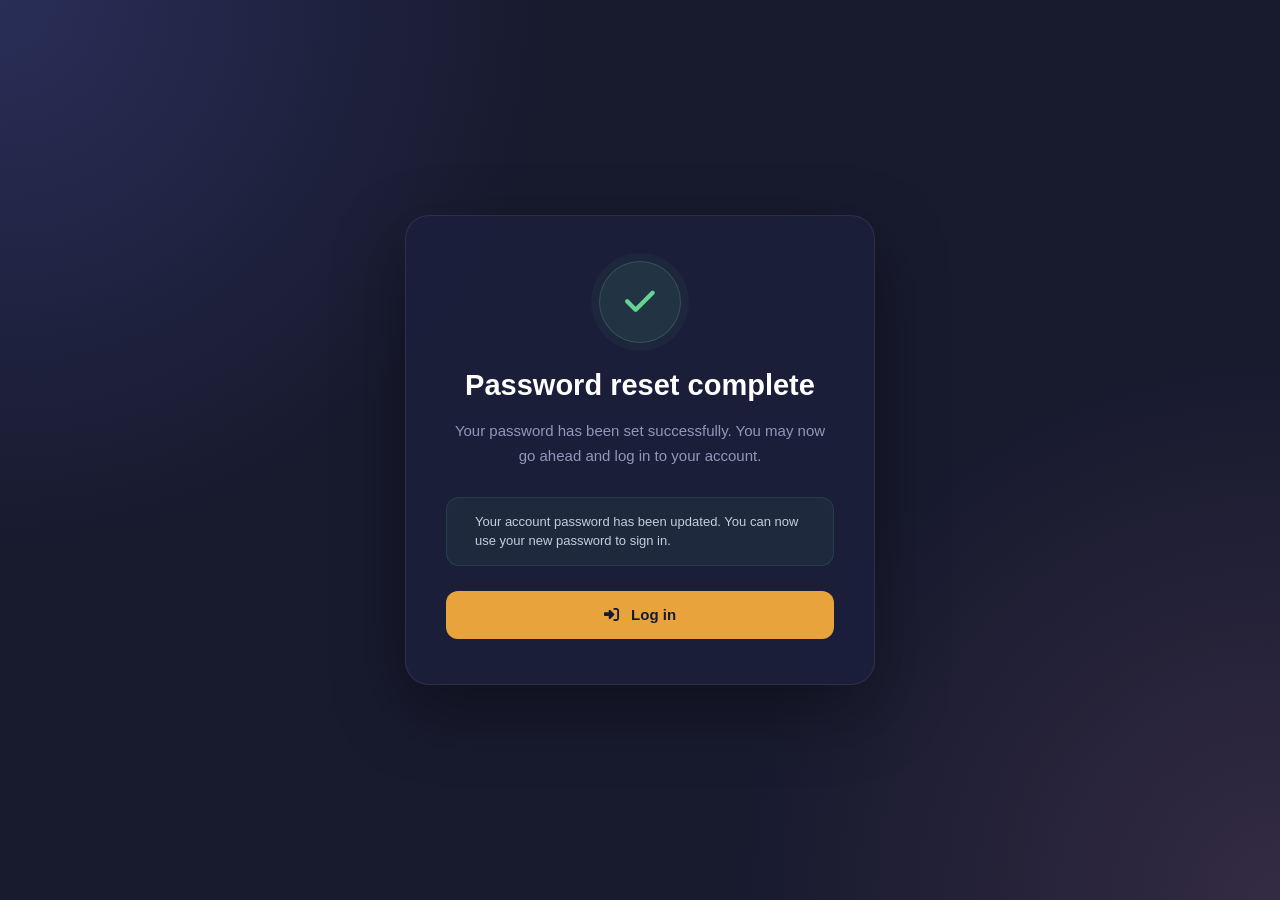
<file: restaurant/core/templates/auth/password_reset_complete.html>
<!DOCTYPE html>
<html lang="en">

<head>
    <meta charset="UTF-8">
    <meta name="viewport" content="width=device-width, initial-scale=1.0">

    <title>Password Reset Complete</title>

    <!-- Bootstrap -->
    <link href="https://cdn.jsdelivr.net/npm/bootstrap@5.3.8/dist/css/bootstrap.min.css" rel="stylesheet">

    <!-- Font Awesome -->
    <link rel="stylesheet" href="https://cdnjs.cloudflare.com/ajax/libs/font-awesome/6.7.2/css/all.min.css">

    <style>
        :root {
            --ink: #181A2E;
            --panel: #1B1F3B;
            --amber: #E8A33D;
            --amber-soft: #F3C77E;
            --muted: #9098B8;
            --white: #ffffff;
            --success: #67D391;
        }

        * {
            box-sizing: border-box;
        }

        body {
            margin: 0;
            min-height: 100vh;

            font-family: Arial, sans-serif;

            background:
                radial-gradient(circle at top left,
                    #292e58 0%,
                    transparent 35%),
                radial-gradient(circle at bottom right,
                    #332b43 0%,
                    transparent 35%),
                var(--ink);

            display: flex;
            align-items: center;
            justify-content: center;

            padding: 20px;
        }

        .success-wrapper {
            width: 100%;
            max-width: 470px;
        }

        .success-card {
            background: rgba(27, 31, 59, 0.96);

            border: 1px solid rgba(255, 255, 255, 0.08);

            border-radius: 24px;

            padding: 45px 40px;

            text-align: center;

            box-shadow:
                0 25px 70px rgba(0, 0, 0, 0.35);
        }

        /* Success icon */
        .success-icon {
            width: 82px;
            height: 82px;

            margin: 0 auto 25px;

            display: flex;
            align-items: center;
            justify-content: center;

            border-radius: 50%;

            background: rgba(103, 211, 145, 0.12);

            border: 1px solid rgba(103, 211, 145, 0.2);

            color: var(--success);

            font-size: 34px;

            box-shadow:
                0 0 0 8px rgba(103, 211, 145, 0.04);
        }

        /* Heading */
        .success-card h1 {
            color: var(--white);

            font-size: 29px;

            font-weight: 700;

            margin-bottom: 15px;
        }

        /* Message */
        .success-card p {
            color: var(--muted);

            font-size: 15px;

            line-height: 1.7;

            margin-bottom: 28px;
        }

        /* Success message box */
        .success-message {
            display: flex;

            align-items: center;

            gap: 12px;

            text-align: left;

            background: rgba(103, 211, 145, 0.06);

            border: 1px solid rgba(103, 211, 145, 0.12);

            border-radius: 13px;

            padding: 14px 16px;

            margin-bottom: 25px;
        }

        .success-message i {
            color: var(--success);

            font-size: 18px;
        }

        .success-message span {
            color: #c8ccda;

            font-size: 13px;

            line-height: 1.5;
        }

        /* Login button */
        .login-btn {
            display: block;

            width: 100%;

            padding: 13px;

            border-radius: 12px;

            background: var(--amber);

            color: var(--ink);

            text-decoration: none;

            font-size: 15px;

            font-weight: 700;

            transition: 0.25s ease;
        }

        .login-btn:hover {
            background: var(--amber-soft);

            color: var(--ink);

            transform: translateY(-1px);
        }

        /* Mobile */
        @media (max-width: 480px) {

            .success-card {
                padding: 35px 22px;

                border-radius: 20px;
            }

            .success-card h1 {
                font-size: 25px;
            }

            .success-icon {
                width: 72px;
                height: 72px;

                font-size: 29px;
            }
        }
    </style>
</head>

<body>

    <div class="success-wrapper">

        <div class="success-card">

            <!-- Success icon -->
            <div class="success-icon">
                <i class="fa-solid fa-check"></i>
            </div>

            <!-- Heading -->
            <h1>Password reset complete</h1>

            <!-- Description -->
            <p>
                Your password has been set successfully.
                You may now go ahead and log in to your account.
            </p>

            <!-- Success message -->
            <div class="success-message">

                <i class="fa-solid fa-shield-check"></i>

                <span>
                    Your account password has been updated.
                    You can now use your new password to sign in.
                </span>

            </div>

            <!-- Login -->
            <a href="{% url 'log_in' %}" class="login-btn">
                <i class="fa-solid fa-right-to-bracket me-2"></i>
                Log in
            </a>

        </div>

    </div>

</body>

</html>
</file>
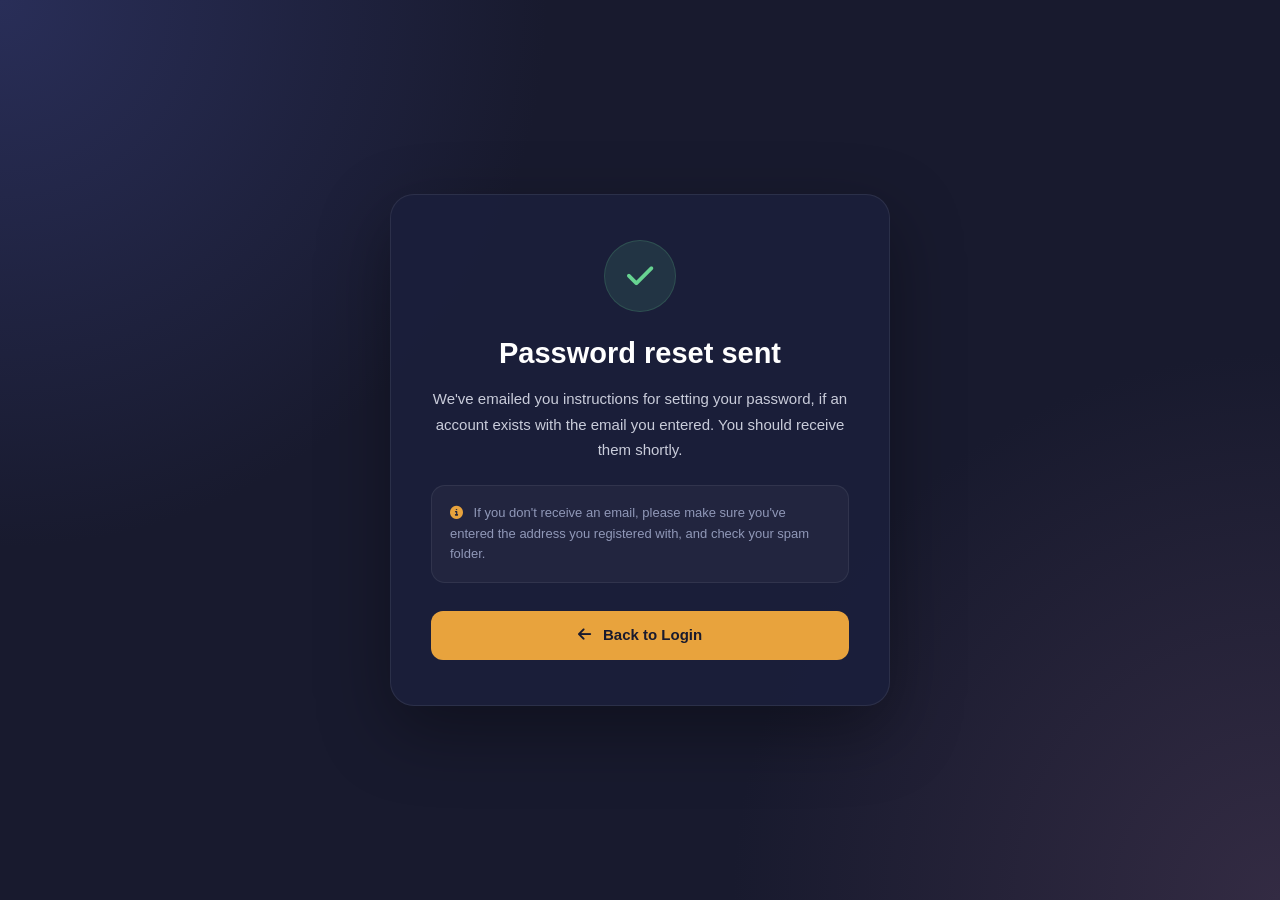
<file: restaurant/core/templates/auth/password_reset_done.html>
<!DOCTYPE html>
<html lang="en">

<head>
    <meta charset="UTF-8">
    <meta name="viewport" content="width=device-width, initial-scale=1.0">

    <title>Password Reset Sent</title>

    <!-- Bootstrap -->
    <link href="https://cdn.jsdelivr.net/npm/bootstrap@5.3.8/dist/css/bootstrap.min.css" rel="stylesheet">

    <!-- Font Awesome -->
    <link rel="stylesheet" href="https://cdnjs.cloudflare.com/ajax/libs/font-awesome/6.7.2/css/all.min.css">

    <style>
        :root {
            --ink: #181A2E;
            --panel: #1B1F3B;
            --panel-2: #242A52;
            --amber: #E8A33D;
            --amber-soft: #F3C77E;
            --muted: #9098B8;
            --line: #34395E;
            --white: #ffffff;
            --success: #67d391;
        }

        * {
            box-sizing: border-box;
        }

        body {
            margin: 0;
            min-height: 100vh;

            font-family: Arial, sans-serif;

            background:
                radial-gradient(circle at top left,
                    #292e58 0%,
                    transparent 35%),
                radial-gradient(circle at bottom right,
                    #332b43 0%,
                    transparent 35%),
                var(--ink);

            display: flex;
            align-items: center;
            justify-content: center;

            padding: 20px;
        }

        .reset-wrapper {
            width: 100%;
            max-width: 500px;
        }

        .reset-card {
            background: rgba(27, 31, 59, 0.96);

            border: 1px solid rgba(255, 255, 255, 0.08);

            border-radius: 24px;

            padding: 45px 40px;

            text-align: center;

            box-shadow:
                0 25px 70px rgba(0, 0, 0, 0.35);
        }

        /* Success Icon */
        .icon-box {
            width: 72px;
            height: 72px;

            margin: 0 auto 24px;

            display: flex;
            align-items: center;
            justify-content: center;

            border-radius: 50%;

            background: rgba(103, 211, 145, 0.12);

            color: var(--success);

            font-size: 30px;

            border: 1px solid rgba(103, 211, 145, 0.18);
        }

        /* Heading */
        .reset-card h1 {
            color: var(--white);

            font-size: 29px;
            font-weight: 700;

            margin-bottom: 15px;
        }

        /* Main message */
        .main-message {
            color: #c9ccda;

            font-size: 15px;

            line-height: 1.7;

            margin-bottom: 22px;
        }

        /* Information box */
        .info-box {
            text-align: left;

            background: rgba(255, 255, 255, 0.035);

            border: 1px solid rgba(255, 255, 255, 0.07);

            border-radius: 14px;

            padding: 17px 18px;

            margin-bottom: 28px;
        }

        .info-box p {
            color: var(--muted);

            font-size: 13px;

            line-height: 1.6;

            margin: 0;
        }

        .info-box i {
            color: var(--amber);

            margin-right: 7px;
        }

        /* Button */
        .btn-login {
            display: inline-block;

            width: 100%;

            padding: 13px;

            border-radius: 12px;

            background: var(--amber);

            color: var(--ink);

            text-decoration: none;

            font-size: 15px;

            font-weight: 700;

            transition: 0.25s ease;
        }

        .btn-login:hover {
            background: var(--amber-soft);

            color: var(--ink);

            transform: translateY(-1px);
        }

        /* Mobile */
        @media (max-width: 480px) {

            .reset-card {
                padding: 35px 22px;

                border-radius: 20px;
            }

            .reset-card h1 {
                font-size: 25px;
            }
        }
    </style>
</head>

<body>

    <div class="reset-wrapper">

        <div class="reset-card">

            <!-- Success Icon -->
            <div class="icon-box">
                <i class="fa-solid fa-check"></i>
            </div>

            <!-- Heading -->
            <h1>Password reset sent</h1>

            <!-- Main message -->
            <p class="main-message">
                We've emailed you instructions for setting your password,
                if an account exists with the email you entered.
                You should receive them shortly.
            </p>

            <!-- Helpful information -->
            <div class="info-box">

                <p>
                    <i class="fa-solid fa-circle-info"></i>

                    If you don't receive an email, please make sure you've
                    entered the address you registered with, and check your
                    spam folder.
                </p>

            </div>
            <!-- Login -->
            <a href="{% url 'log_in' %}" class="btn-login">
                <i class="fa-solid fa-arrow-left me-2"></i>
                Back to Login
            </a>


        </div>

    </div>

</body>

</html>
</file>
